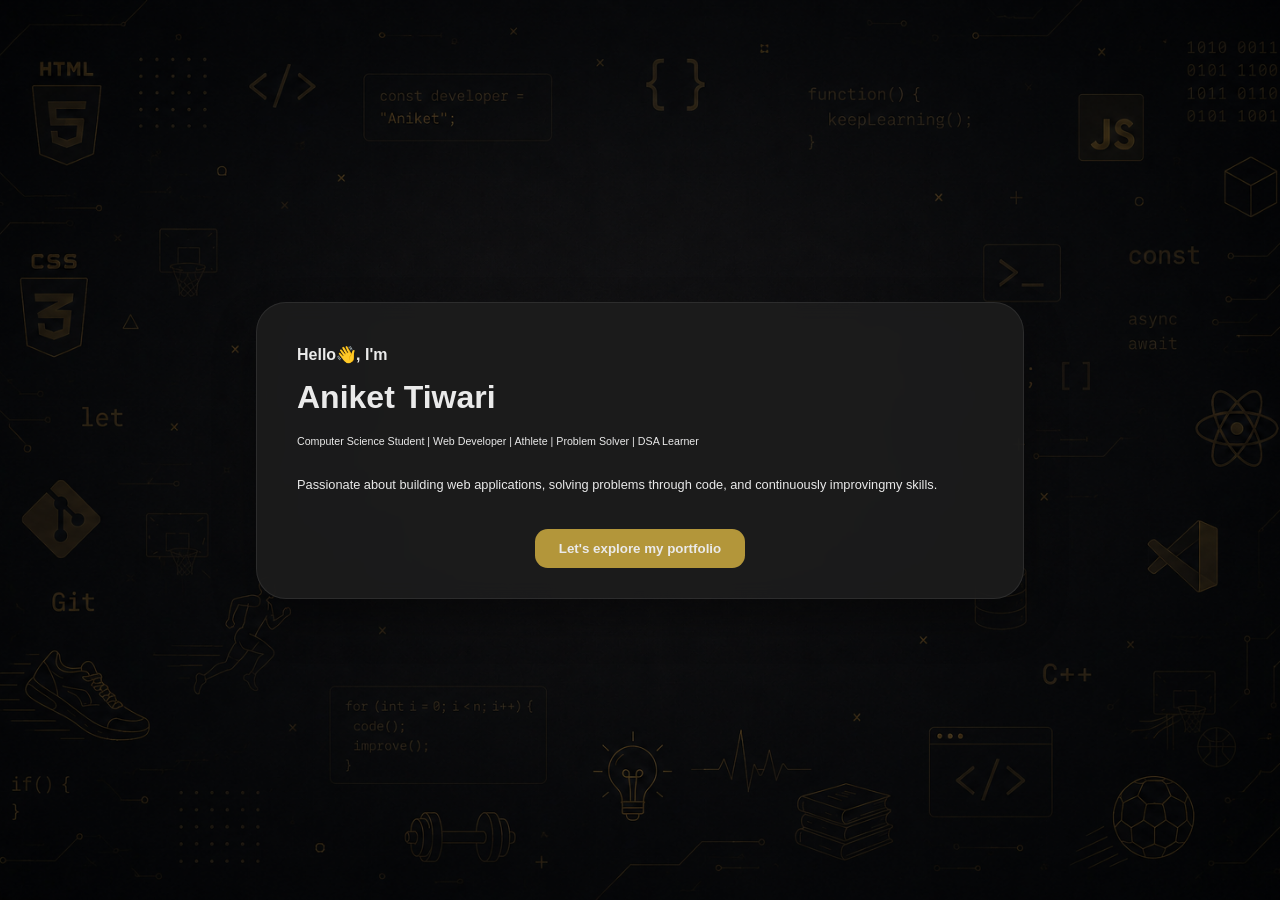
<file: html/index.html>
<!DOCTYPE html>
<html lang="en">

<head>
    <meta charset="UTF-8">
    <meta name="viewport" content="width=device-width, initial-scale=1.0">
    <link rel="stylesheet" href="../css/style.css">
    <link rel="stylesheet" href="https://cdnjs.cloudflare.com/ajax/libs/font-awesome/6.7.2/css/all.min.css">
    <title>Aniket Tiwari</title>
</head>

<body>
    <div class="landing-page">

        <div class="home">

            <h4>Hello👋, I'm</h4>
            <h1>Aniket Tiwari</h1>
            <p>
                <span class="tag1">Computer Science Student | </span>
                <span class="tag2">Web Developer | </span>
                <span class="tag3">Athlete | </span>
                <span class="tag4">Problem Solver | </span>
                <span class="tag5">DSA Learner</span>
            </p>

            <p class="extra">Passionate about building web applications, solving problems through code, and continuously improvingmy
                skills.
            </p>
            
            <br>

            <div class="button">
                <a href="about.html"><button>Let's explore my portfolio</button></a>
            </div>

        </div>
    </div>
</body>

</html>
</file>
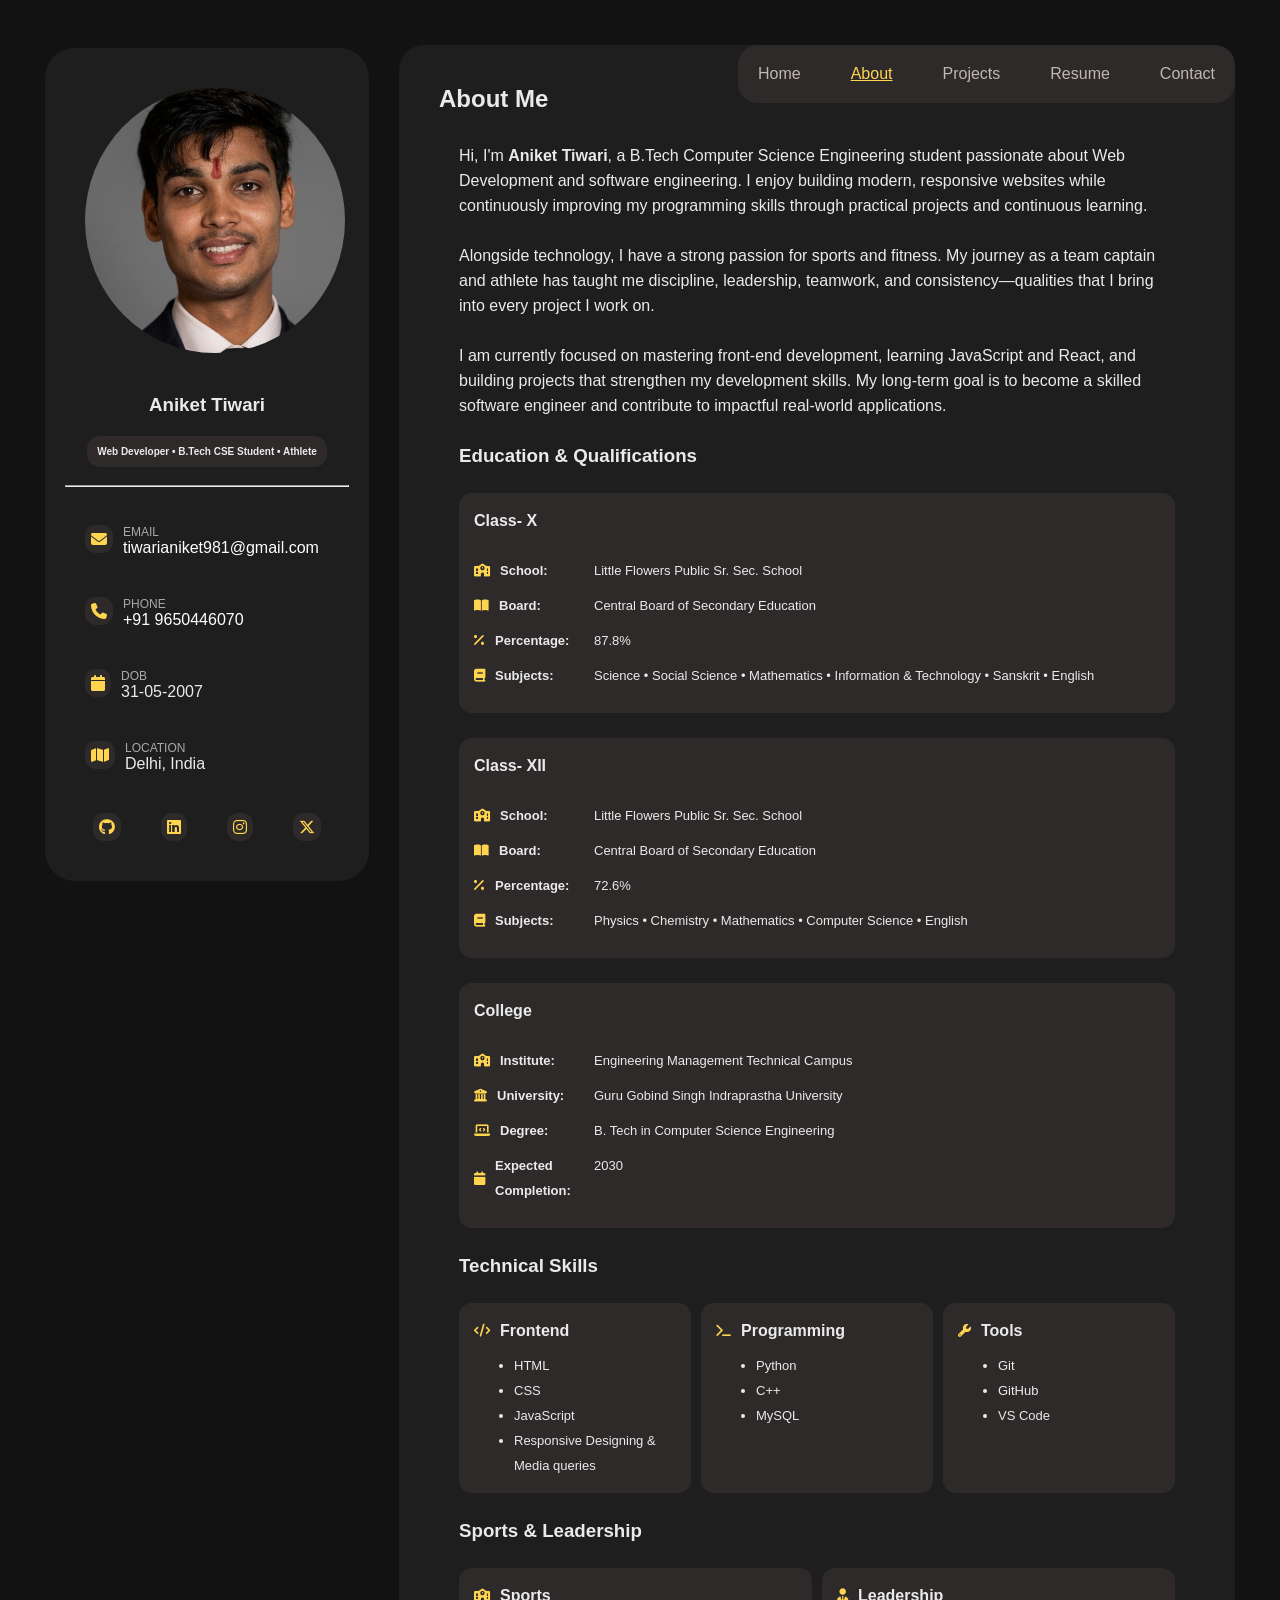
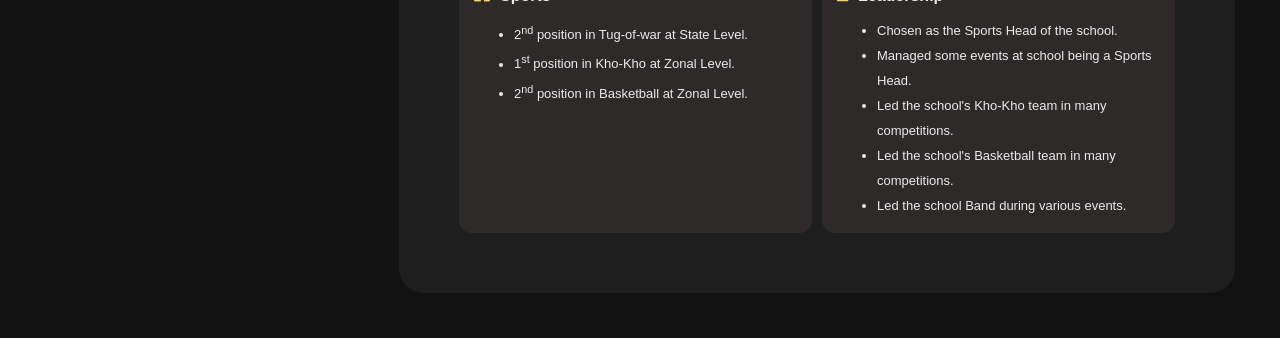
<file: html/about.html>
<!DOCTYPE html>
<html lang="en">

<head>
    <meta charset="UTF-8">
    <meta name="viewport" content="width=device-width, initial-scale=1.0">
    <title>About Aniket</title>
    <link rel="stylesheet" href="../css/style.css">
    <link rel="stylesheet" href="https://cdnjs.cloudflare.com/ajax/libs/font-awesome/6.7.2/css/all.min.css">
</head>

<body>
    <div class="profile">
        <aside>
            <div class="photo">
                <img src="../Images/Aniket_photograph.jpg.jpeg" alt="Aniket's Photohgraph">
            </div>

            <div class="info">
                <h3>Aniket Tiwari</h3>
                <h4>Web Developer • B.Tech CSE Student • Athlete</h4>
            </div>

            <br>

            <hr>
            <br>

            <div class="contact-item">

                <div class="icon">
                    <i class="fa-solid fa-envelope"></i>
                </div>

                <div class="details">
                    <p class="title">EMAIL</p>
                    <a href="mailto:tiwarianiket981@gmail.com">
                        tiwarianiket981@gmail.com
                    </a>
                </div>

            </div>

            <div class="contact-item">

                <div class="icon">
                    <i class="fa-solid fa-phone"></i>
                </div>

                <div class="details">
                    <p class="title">PHONE</p>
                    <a href="tel:+919650446070">
                        +91 9650446070
                    </a>
                </div>

            </div>

            <div class="contact-item">

                <div class="icon">
                    <i class="fa-solid fa-calendar"></i>
                </div>

                <div class="details">
                    <p class="title">DOB</p>
                    <p>31-05-2007</p>
                </div>

            </div>

            <div class="contact-item">

                <div class="icon">
                    <i class="fa-solid fa-map"></i>
                </div>

                <div class="details">
                    <p class="title">LOCATION</p>
                    <p>Delhi, India</p>
                </div>

            </div>

            <div class="socials">

                <div class="contact-item">

                    <div class="details">
                        <a href="https://github.com/tiwarianikettt" target="_blank"> <i class="fa-brands fa-github"></i></a>
                    </div>

                </div>

                <div class="contact-item">

                    <div class="details">
                        <a href="https://www.linkedin.com/in/aniket-tiwari-bba35841a/" target="_blank"> <i
                                class="fa-brands fa-linkedin"></i> </a>
                    </div>

                </div>

                <div class="contact-item">

                    <div class="details">
                        <a href="https://www.instagram.com/tiwarianikettt/" target="_blank"> <i class="fa-brands fa-instagram"></i> </a>
                    </div>

                </div>

                <div class="contact-item">

                    <div class="details">
                        <a href="https://x.com/tiwariianiket" target="_blank"> <i class="fa-brands fa-x-twitter"></i> </a>
                    </div>

                </div>

            </div>
        </aside>

        <main>
            <div class="head">

                <h2>About Me</h2>

                <nav>
                    <a class="un-active" href="index.html">Home</a>
                    <a class="active" href="about.html">About</a>
                    <a class="un-active" href="project.html">Projects</a>
                    <a class="un-active" href="#resume">Resume</a>
                    <a class="un-active" href="#contact">Contact</a>
                </nav>

            </div>

            <section id="about">

                <p>
                    Hi, I'm <strong>Aniket Tiwari</strong>, a B.Tech Computer Science Engineering student
                    passionate about Web Development and software engineering. I enjoy building modern,
                    responsive websites while continuously improving my programming skills through
                    practical projects and continuous learning.
                </p>
                <br>
                <p>
                    Alongside technology, I have a strong passion for sports and fitness. My journey as
                    a team captain and athlete has taught me discipline, leadership, teamwork, and
                    consistency—qualities that I bring into every project I work on.
                </p>
                <br>
                <p>
                    I am currently focused on mastering front-end development, learning JavaScript and
                    React, and building projects that strengthen my development skills. My long-term
                    goal is to become a skilled software engineer and contribute to impactful real-world
                    applications.
                </p>
                <br>
                <div class="about-grid">

                    <h3>Education & Qualifications</h3>

                    <br>

                    <div class="education about-card">

                        <h4>Class- X</h4>
                        <br>

                        <div class="edu-info">
                            <span class="label"><i class="fa-solid fa-school"></i> <b>School: </b></span>
                            <span>Little Flowers Public Sr. Sec. School</span>
                        </div>

                        <div class="edu-info">
                            <span class="label"><i class="fa-solid fa-book-open"></i> <b>Board: </b></span>
                            <span>Central Board of Secondary Education</span>
                        </div>

                        <div class="edu-info">
                            <span class="label"><i class="fa-solid fa-percentage"></i> <b>Percentage: </b></span>
                            <span>87.8%</span>
                        </div>

                        <div class="edu-info">
                            <span class="label"><i class="fa-solid fa-book"></i> <b>Subjects: </b></span>
                            <span>Science • Social Science • Mathematics • Information & Technology • Sanskrit •
                                English</span>
                        </div>

                    </div>
                    <br>

                    <div class="education about-card">

                        <h4>Class- XII</h4>
                        <br>
                        <div class="edu-info">
                            <span class="label"><i class="fa-solid fa-school"></i> <b>School:</b></span>
                            <span>Little Flowers Public Sr. Sec. School</span>
                        </div>

                        <div class="edu-info">
                            <span class="label"><i class="fa-solid fa-book-open"></i> <b>Board:</b></span>
                            <span>Central Board of Secondary Education</span>
                        </div>

                        <div class="edu-info">
                            <span class="label"><i class="fa-solid fa-percentage"></i> <b>Percentage:</b></span>
                            <span>72.6%</span>
                        </div>

                        <div class="edu-info">
                            <span class="label"><i class="fa-solid fa-book"></i> <b>Subjects:</b></span>
                            <span>Physics • Chemistry • Mathematics • Computer Science • English</span>
                        </div>

                    </div>
                    <br>

                    <div class="education about-card">

                        <h4>College</h4>
                        <br>
                        <div class="edu-info">
                            <span class="label"><i class="fa-solid fa-school"></i> <b>Institute:</b></span>
                            <span>Engineering Management Technical Campus</span>
                        </div>

                        <div class="edu-info">
                            <span class="label"><i class="fa-solid fa-university"></i> <b>University:</b></span>
                            <span>Guru Gobind Singh Indraprastha University</span>
                        </div>

                        <div class="edu-info">
                            <span class="label"><i class="fa-solid fa-laptop-code"></i><b>Degree:</b></span>
                            <span>B. Tech in Computer Science Engineering</span>
                        </div>

                        <div class="edu-info">
                            <span class="label"><i class="fa-solid fa-calendar"></i><b>Expected Completion:</b></span>
                            <span>2030</span>
                        </div>

                    </div>
                    <br>

                    <h3>Technical Skills</h3>
                    <br>

                    <div class="tech">

                        <div class="skills about-card">

                            <span class="label"><i class="fa-solid fa-code"></i>
                                <h4>Frontend</h4>
                            </span>
                            <ul>
                                <li>HTML</li>
                                <li>CSS</li>
                                <li>JavaScript</li>
                                <li>Responsive Designing & Media queries</li>
                            </ul>

                        </div>

                        <div class="skills about-card">

                            <span class="label"><i class="fa-solid fa-terminal"></i>
                                <h4>Programming</h4>
                            </span>
                            <ul>
                                <li>Python</li>
                                <li>C++</li>
                                <li>MySQL</li>
                            </ul>

                        </div>

                        <div class="skills about-card">

                            <span class="label"><i class="fa-solid fa-wrench"></i>
                                <h4>Tools</h4>
                            </span>
                            <ul>
                                <li>Git</li>
                                <li>GitHub</li>
                                <li>VS Code</li>
                            </ul>

                        </div>

                    </div>
                    <br>

                    <h3>Sports & Leadership</h3>
                    <br>
                    <div class="lead">

                        <div class="sports about-card">

                            <span class="label"><i class="fa-solid fa-school"></i>
                                <h4>Sports</h4>
                            </span>

                            <ul>
                                <li>2<sup>nd</sup> position in Tug-of-war at State Level.</li>
                                <li>1<sup>st</sup> position in Kho-Kho at Zonal Level.</li>
                                <li>2<sup>nd</sup> position in Basketball at Zonal Level.</li>
                            </ul>

                        </div>

                        <div class="sports about-card">

                            <span class="label"><i class="fa-solid fa-user-tie"></i>
                                <h4>Leadership</h4>
                            </span>

                            <ul>
                                <li>Chosen as the Sports Head of the school.</li>
                                <li>Managed some events at school being a Sports Head.</li>
                                <li>Led the school's Kho-Kho team in many competitions.</li>
                                <li>Led the school's Basketball team in many competitions.</li>
                                <li>Led the school Band during various events.</li>
                            </ul>
                        </div>
                    </div>
                </div>
            </section>
        </main>
    </div>
</body>

</html>
</file>
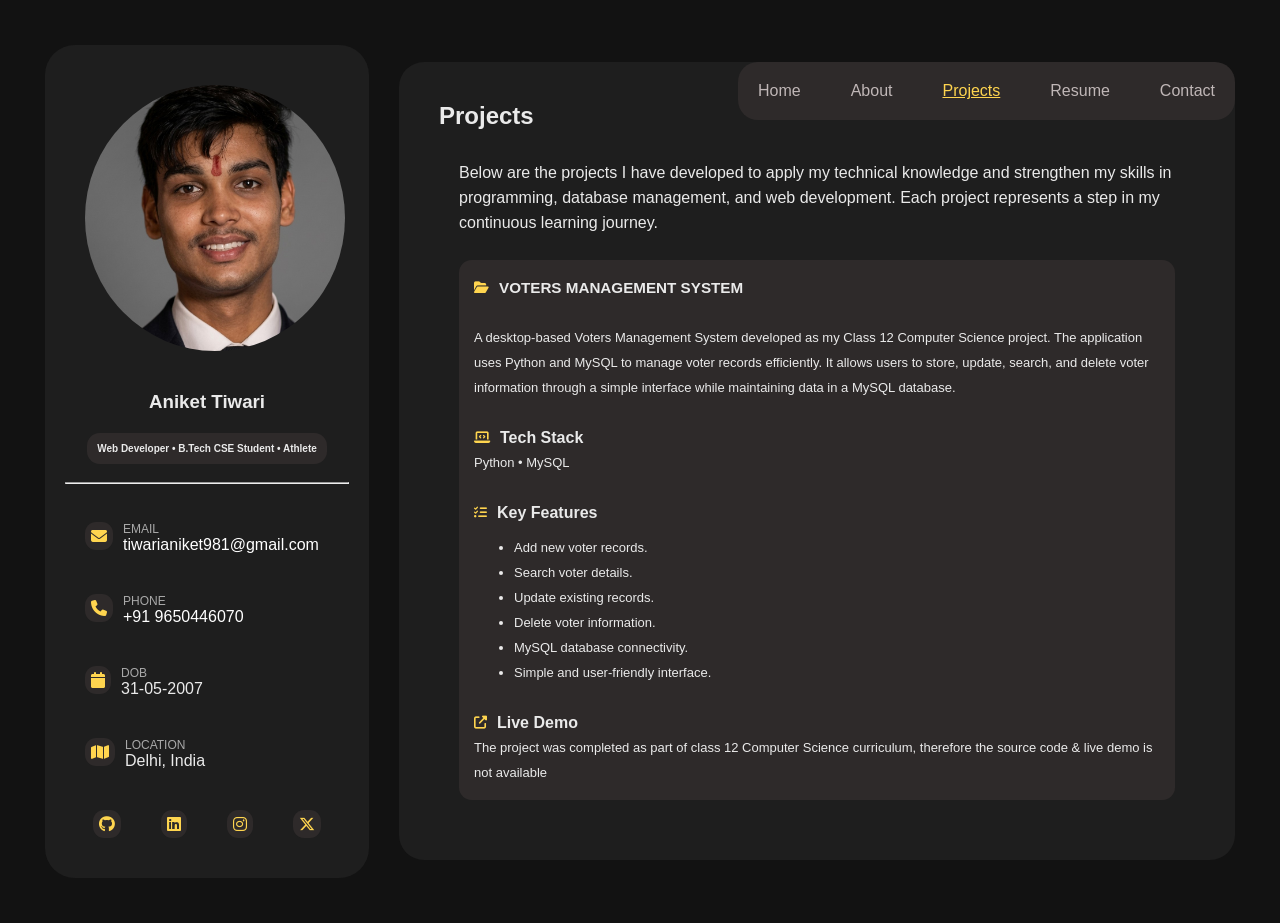
<file: html/project.html>
<!DOCTYPE html>
<html lang="en">

<head>
    <meta charset="UTF-8">
    <meta name="viewport" content="width=device-width, initial-scale=1.0">
    <title>Aniket's Projects</title>
    <link rel="stylesheet" href="../css/style.css">
    <link rel="stylesheet" href="https://cdnjs.cloudflare.com/ajax/libs/font-awesome/6.7.2/css/all.min.css">
</head>

<body>
    <div class="profile">
        <aside>
            <div class="photo">
                <img src="../Images/Aniket_photograph.jpg.jpeg" alt="Aniket's Photohgraph">
            </div>

            <div class="info">
                <h3>Aniket Tiwari</h3>
                <h4>Web Developer • B.Tech CSE Student • Athlete</h4>
            </div>

            <br>

            <hr>
            <br>

            <div class="contact-item">

                <div class="icon">
                    <i class="fa-solid fa-envelope"></i>
                </div>

                <div class="details">
                    <p class="title">EMAIL</p>
                    <a href="mailto:tiwarianiket981@gmail.com">
                        tiwarianiket981@gmail.com
                    </a>
                </div>

            </div>

            <div class="contact-item">

                <div class="icon">
                    <i class="fa-solid fa-phone"></i>
                </div>

                <div class="details">
                    <p class="title">PHONE</p>
                    <a href="tel:+919650446070">
                        +91 9650446070
                    </a>
                </div>

            </div>

            <div class="contact-item">

                <div class="icon">
                    <i class="fa-solid fa-calendar"></i>
                </div>

                <div class="details">
                    <p class="title">DOB</p>
                    <p>31-05-2007</p>
                </div>

            </div>

            <div class="contact-item">

                <div class="icon">
                    <i class="fa-solid fa-map"></i>
                </div>

                <div class="details">
                    <p class="title">LOCATION</p>
                    <p>Delhi, India</p>
                </div>

            </div>

            <div class="socials">

                <div class="contact-item">

                    <div class="details">
                        <a href="https://github.com/tiwarianikettt" target="_blank"> <i class="fa-brands fa-github"></i> </a>
                    </div>

                </div>

                <div class="contact-item">

                    <div class="details">
                        <a href="https://www.linkedin.com/in/aniket-tiwari-bba35841a/" target="_blank"> <i
                                class="fa-brands fa-linkedin"></i> </a>
                    </div>

                </div>

                <div class="contact-item">

                    <div class="details">
                        <a href="https://www.instagram.com/tiwarianikettt/" target="_blank"> <i class="fa-brands fa-instagram"></i> </a>
                    </div>

                </div>

                <div class="contact-item">

                    <div class="details">
                        <a href="https://x.com/tiwariianiket" target="_blank"> <i class="fa-brands fa-x-twitter"></i> </a>
                    </div>
 
                </div>

            </div>
        </aside>

        <main>

            <div class="head">

                <h2>Projects</h2>

                <nav>
                    <a class="un-active" href="index.html">Home</a>
                    <a class="un-active" href="about.html">About</a>
                    <a class="active" href="project.html">Projects</a>
                    <a class="un-active" href="#resume">Resume</a>
                    <a class="un-active" href="#contact">Contact</a>
                </nav>

            </div>

            <section id="projects">

                <p>Below are the projects I have developed to apply my technical knowledge and strengthen my skills in
                    programming, database management, and web development. Each project represents a step in my
                    continuous learning journey.</p>
                    <br>
                <div class="project-content">
                    <div class="project about-card">

                        <span class="label"><i class="fa-solid fa-folder-open"></i>
                            <h3>VOTERS MANAGEMENT SYSTEM</h3>
                        </span>
                        <br>
                        <br>

                        <p>A desktop-based Voters Management System developed as my Class 12 Computer Science project.
                            The
                            application uses Python and MySQL to manage voter records efficiently. It allows users to
                            store,
                            update, search, and delete voter information through a simple interface while maintaining
                            data
                            in a MySQL database.</p>

                    </div>
                    <br>

                    <div class="project about-card">

                        <span class="label"><i class="fa-solid fa-laptop-code"></i>
                            <h4>Tech Stack</h4>
                        </span>
                        <p>Python • MySQL</p>

                    </div>
                    <br>

                    <div class="project about-card">

                        <span class="label"><i class="fa-solid fa-list-check"></i>
                            <h4>Key Features</h4>
                        </span>

                        <ul>
                            <li>Add new voter records.</li>
                            <li>Search voter details.</li>
                            <li>Update existing records.</li>
                            <li>Delete voter information.</li>
                            <li>MySQL database connectivity.</li>
                            <li>Simple and user-friendly interface.</li>
                        </ul>

                    </div>
                    <br>

                    <div class="project about-card">

                        <span class="label"><i class="fa-solid fa-up-right-from-square"></i>
                            <h4>Live Demo</h4>
                        </span>

                        <p>The project was completed as part of class 12 Computer Science curriculum, therefore the
                            source
                            code & live demo is not available</p>

                    </div>

                </div>

            </section>
        </main>
    </div>
</body>

</html>
</file>
<file: css/style.css>
* {
    margin: 0;
    padding: 0;
    box-sizing: border-box;
}

body {
    font-family: Verdana, Geneva, Tahoma, sans-serif;
    color: #EAEAEA;
    background-color: #121212;

    display: flex;
    align-items: center;
}

.profile {
    display: flex;
    align-items: center;
}

.landing-page {
    width: 100vw;
    height: 100vh;

    position: relative;
    z-index: 2;

    display: flex;
    justify-content: center;
    align-items: center;

    line-height: 23px;

    background-image: url(../Images/Background.png);
    background-size: cover;
    background-position: center;
    background-repeat: no-repeat;
} @media (max-width: 468px) {
    .home h1 {
        font-size: 28px;
    }

    .home p {
        font-size: 15px;
    }

    .home h4 {
        font-size: 15px;
    }
}

.landing-page p {
    font-size: 0.8rem;
}


.home {
    width: 60%;

    display: flex;
    flex-direction: column;
    align-items: flex-start;

    background: rgba(30, 30, 30, 0.85);

    backdrop-filter: blur(10px);
    -webkit-backdrop-filter: blur(10px);

    border-radius: 30px;

    padding: 30px;

    border: 1px solid rgba(255, 255, 255, 0.08);

    box-shadow: 0 20px 40px rgba(0, 0, 0, 0.4);

    transition: all .4s ease;
} @media (max-width: 768px) {
    .home {
        width: 80%;
    }

    .landing-page p {
        font-size: 0.8rem;
    }
} @media (max-width: 468px) {
    .home {
        width: 90%;
    }

    .extra {
        display: none;
    }
}

.home:hover {
    transform: translateY(-5px);
}

.home span {
    font-size: smaller;
}

.home h4,
.home h1,
.home p {
    margin: 10px;
}

.button {
    width: 100%;
    display: flex;
    justify-content: center;
}

button {
    text-decoration: none;
    color: #EAEAEA;
    background-color: #b3963a;

    padding: 12px 24px;
    font-weight: 600;
    cursor: pointer;
    border: none;

    border-radius: 0.8rem;
    transition: all 0.3s ease;
} @media (max-width: 468px) {
    .landing-page button {
        font-size: 0.8rem;
    }
}

button:hover {
    background-color: #d4b54c;
    transform: scale(1.03);
}

aside {
    padding: 20px;
    margin-left: 45px;
    margin-top: 45px;
    margin-bottom: 45px;

    width: 324px;

    background-color: #1E1E1E;
    border-radius: 30px;

    position: sticky;
    top: 20px;
    bottom: 20px;
}

.photo img {
    width: 300px;
    height: auto;

    display: block;
    margin: auto;

    padding: 20px;
    border-radius: 50%;
}

.info {
    display: flex;
    flex-direction: column;
    align-items: center;
}

.info h3 {
    align-self: center;
    padding: 20px;
}

.info h4 {
    font-size: 10px;
    padding: 10px;
    background-color: rgb(46, 42, 42);
    border-radius: 0.8rem;
}

.contact-item {
    display: flex;
    gap: 10px;
    padding: 20px;
}

.title {
    font-size: 12px;
    color: darkgray;
}

.contact-item a {
    text-decoration: none;
    color: white;
}

.socials {
    display: flex;
    justify-content: center;
}

.socials a {
    display: flex;
    gap: 5px;
}

.contact-item i {
    text-decoration: none;
    color: #FFD54F;

    background-color: rgb(46, 42, 42);

    padding: 6px;
    border-radius: 0.7rem;

    transition: scale 0.3s ease;
}

.contact-item i:hover {
    transform: scale(1.1);
}

main {
    position: relative;
    flex: 1;
    padding: 40px;
    background-color: #1E1E1E;
    border-radius: 25px;
    margin: 45px 45px 45px 30px;
    height: 100%;
}

.about p,
.about h3 {
    color: #EAEAEA;
}

.head {
    display: flex;
    justify-content: space-between;
    align-items: center;
}

.head h2 {
    margin-bottom: 10px;
}

nav {
    position: absolute;
    top: 0;
    right: 0;
    padding: 20px;

    border-radius: 20px;
    background-color: rgb(46, 42, 42);


    display: flex;
    gap: 50px;

}

nav a {
    text-decoration: none;
    color: rgb(192, 183, 183);

    transition: transform 0.3s ease,
        color 0.3s ease;
}

nav a:hover {
    color: #fafaf9;

    transform: translateY(-3px);
}

nav .active {
    color: #FFD54F;
    text-decoration: underline;

    transition: transform color 0.3s ease;
}

nav .active:hover {
    transform: translateY(-3px);

    color: #e8cf7b;
}

section {
    padding: 20px;
    line-height: 25px;
}

.about-card {
    font-size: small;
}

.about-card h4 {
    font-size: medium;
}

.about-card i {
    color: #FFD54F;
}

.label {
    font-weight: bold;
    display: inline-flex;
    align-items: center;
    gap: 10px;
}

.edu-info {
    display: grid;
    grid-template-columns: 120px 1fr;
    margin-bottom: 10px;
}

.education {
    background-color: rgb(46, 42, 42);
    border-radius: 0.8rem;

    padding: 15px;

    transition: scale 0.3s ease;
}

.education:hover {
    transform: scale(1.03);
}

.skills {
    background-color: rgb(46, 42, 42);
    border-radius: 0.8rem;

    padding: 15px;

    transition: scale 0.3s ease;
}

.skills:hover {
    transform: scale(1.03);
}

.tech {
    display: grid;
    grid-template-columns: repeat(3, 1fr);
    gap: 10px;
}

.tech ul {
    padding-left: 40px;
    padding-top: 10px;
}

.lead {
    display: grid;
    grid-template-columns: 1fr 1fr;
    gap: 10px;
}

.sports {
    background-color: rgb(46, 42, 42);
    border-radius: 0.8rem;

    padding: 15px;

    transition: scale 0.3s ease;
}

.sports:hover {
    transform: scale(1.03);
}

.lead ul {
    padding-left: 40px;
    padding-top: 10px;
}

.project {
    transition: scale 0.3s ease;
}

.project:hover {
    transform: scale(1.03);
}

.project-content {
    background-color: rgb(46, 42, 42);
    border-radius: 0.8rem;

    padding: 15px;
}

.project ul {
    padding-left: 40px;
    padding-top: 10px;
}
</file>
